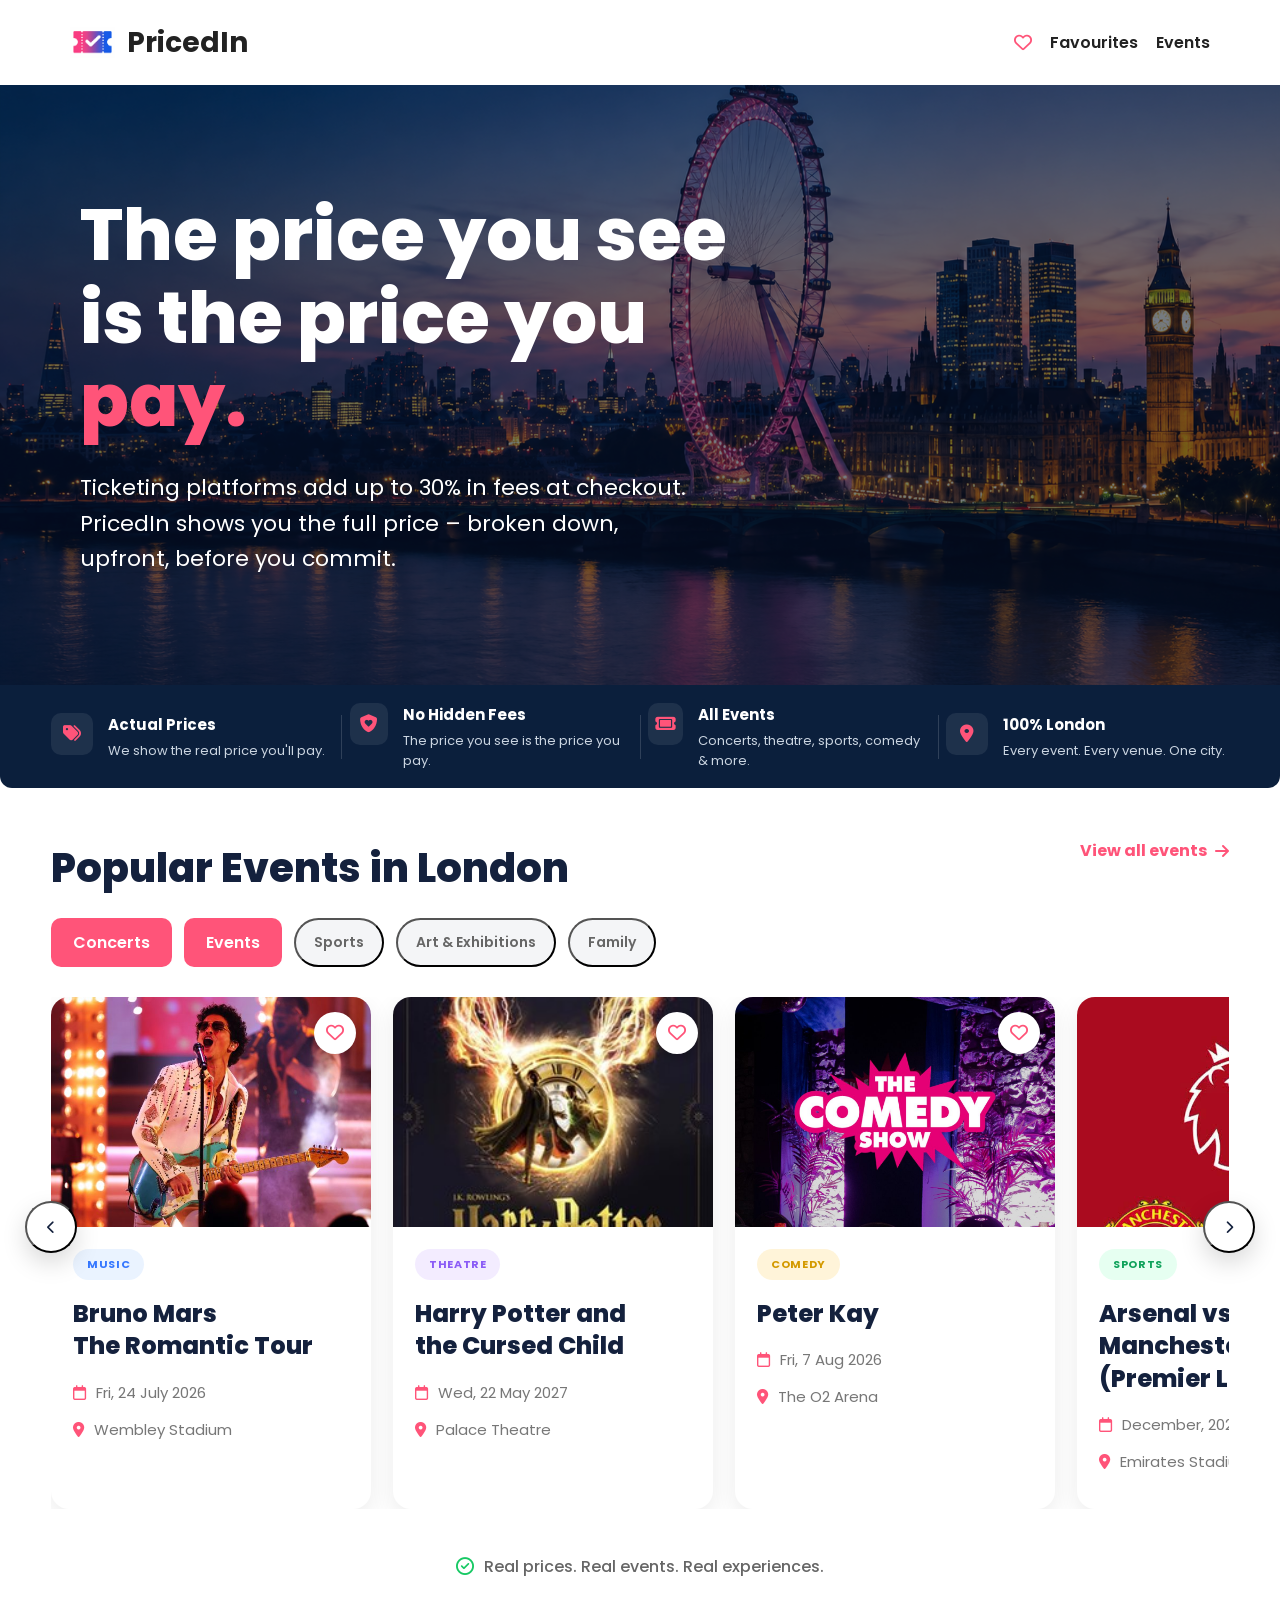
<file: index.html>
<!DOCTYPE html>
<html lang="en">

<head>

<meta charset="UTF-8">
<meta name="viewport" content="width=device-width, initial-scale=1.0">

<title>London Live Prices</title>

<link rel="stylesheet" href="style.css">

<link rel="preconnect" href="https://fonts.googleapis.com">

<link href="https://fonts.googleapis.com/css2?family=Poppins:wght@300;400;500;600;700;800&display=swap" rel="stylesheet">

<link rel="stylesheet" href="https://cdnjs.cloudflare.com/ajax/libs/font-awesome/6.6.0/css/all.min.css">

</head>

<body>

<nav>

<!-- <div class="logo">
    <img src = "Logo.png" alt = "Logo" class="logo-img"> -->

<div class="logo">
    <img src="Logo.png" alt="PricedIn Logo" class="logo-img">
    <h2>PricedIn</h2>
</div>


<!-- <div>
<h2>PricedIn</h2>
</div> -->



<div class="right">

<i class="fa-regular fa-heart"></i>

<a href="#" id="events-link">Favourites</a>



<a href="#popular-events">Events</a>

</div>

</nav>

<section class="hero">

<div class="overlay">

<div class="hero-content">

<h1>
The price you see<br>
is the price you <span>pay.</span>
</h1>

<p>
Ticketing platforms add up to 30% in fees at checkout.
<br>
PricedIn shows you the full price – broken down,
upfront, before you commit.
</p>

<!-- Search box removed -->

</div>

</div>

</section>

<!-- ==========================
Popular Events Section
Place this below the Hero Section
=========================== -->

<section class="features">

<div class="container feature-row">

<div class="feature-item">

<div class="feature-icon">
<i class="fa-solid fa-tags"></i>
</div>

<div>
<h4>Actual Prices</h4>
<p>We show the real price you'll pay.</p>
</div>

</div>

<div class="divider"></div>

<div class="feature-item">

<div class="feature-icon">
<i class="fa-solid fa-shield-heart"></i>
</div>

<div>
<h4>No Hidden Fees</h4>
<p>The price you see is the price you pay.</p>
</div>

</div>

<div class="divider"></div>

<div class="feature-item">

<div class="feature-icon">
<i class="fa-solid fa-ticket"></i>
</div>

<div>
<h4>All Events</h4>
<p>Concerts, theatre, sports, comedy & more.</p>
</div>

</div>

<div class="divider"></div>

<div class="feature-item">

<div class="feature-icon">
<i class="fa-solid fa-location-dot"></i>
</div>

<div>
<h4>100% London</h4>
<p>Every event. Every venue. One city.</p>
</div>

</div>

</div>

</section>

<!-- ==================== POPULAR EVENTS ===================== -->

<section class="popular-events" id="popular-events">

<div class="container">

<div class="heading-row">

<div>

<h2>Popular Events in London</h2>

<div class="categories">

<a href="Concerts.html" class="nav-btn">Concerts</a>
<a href="Events.html" class="nav-btn">Events</a>
<button>Sports</button>
<button>Art & Exhibitions</button>
<button>Family</button>


</div>

</div>

<a href="#" class="view-all">
View all events
<i class="fa-solid fa-arrow-right"></i>
</a>

</div>

<div class="slider-wrapper">

<button class="slider-btn prev">
<i class="fa-solid fa-chevron-left"></i>
</button>

<div class="cards" id="cards">

<!-- ================= CARD 1 ================= -->

<div class="event-card">

<div class="image-placeholder">

<img src="Bruno_Mars.jpg" alt="Concerts">

<i class="fa-regular fa-heart favourite"></i>

</div>

<div class="content">

<span class="category music">MUSIC</span>

<h3>Bruno Mars<br>The Romantic Tour</h3>

<div class="info">
<i class="fa-regular fa-calendar"></i>
Fri, 24 July 2026
</div>

<div class="info">
<i class="fa-solid fa-location-dot"></i>
Wembley Stadium
</div>

</div>

</div>

<!-- ================= CARD 2 ================= -->

<div class="event-card">

<div class="image-placeholder">

<img src="Cursed_Child_new_poster.jpg" alt="Harry Potter">

<i class="fa-regular fa-heart favourite"></i>

</div>

<div class="content">

<span class="category theatre">THEATRE</span>

<h3>Harry Potter and<br>the Cursed Child</h3>

<div class="info">
<i class="fa-regular fa-calendar"></i>
Wed, 22 May 2027
</div>

<div class="info">
<i class="fa-solid fa-location-dot"></i>
Palace Theatre
</div>

</div>

</div>

<!-- ================= CARD 3 ================= -->

<div class="event-card">

<div class="image-placeholder">

<img src="comedy show.jpg" alt="Comedy">

<i class="fa-regular fa-heart favourite"></i>

</div>

<div class="content">

<span class="category comedy">COMEDY</span>

<h3>Peter Kay</h3>

<div class="info">
<i class="fa-regular fa-calendar"></i>
Fri, 7 Aug 2026
</div>

<div class="info">
<i class="fa-solid fa-location-dot"></i>
The O2 Arena
</div>

</div>

</div>

<!-- ================= CARD 4 ================= -->

<div class="event-card">

    <div class="image-placeholder">

        <img src="sports.jpg" alt="Sports">

        <i class="fa-regular fa-heart favourite"></i>

    </div>

    <div class="content">

        <span class="category sports">SPORTS</span>

        <h3>Arsenal vs Manchester United<br>(Premier League)</h3>

        <div class="info">
            <i class="fa-regular fa-calendar"></i>
            December, 2026
        </div>

        <div class="info">
            <i class="fa-solid fa-location-dot"></i>
            Emirates Stadium
        </div>

    </div>

</div>

<!-- ================= CARD 5 ================= -->

<div class="event-card">

    <div class="image-placeholder">

        <img src="van gogh.jpg" alt="Exhibitions">

        <i class="fa-regular fa-heart favourite"></i>

    </div>

    <div class="content">

        <span class="category exhibition">EXHIBITION</span>

        <h3>Van Gogh: The<br>Immersive Experience</h3>

        <div class="info">
            <i class="fa-regular fa-calendar"></i>
            Ongoing
        </div>

        <div class="info">
            <i class="fa-solid fa-location-dot"></i>
            ExCeL London
        </div>


    </div>

</div>

</div>

<button class="slider-btn next">
    <i class="fa-solid fa-chevron-right"></i>
</button>

</div>

<div class="trusted">

    <i class="fa-regular fa-circle-check"></i>

    <span>
        Real prices. Real events. Real experiences.
    </span>

</div>

</div>

</section>

<script src="script.js"></script>

</body>
</html>
</file>
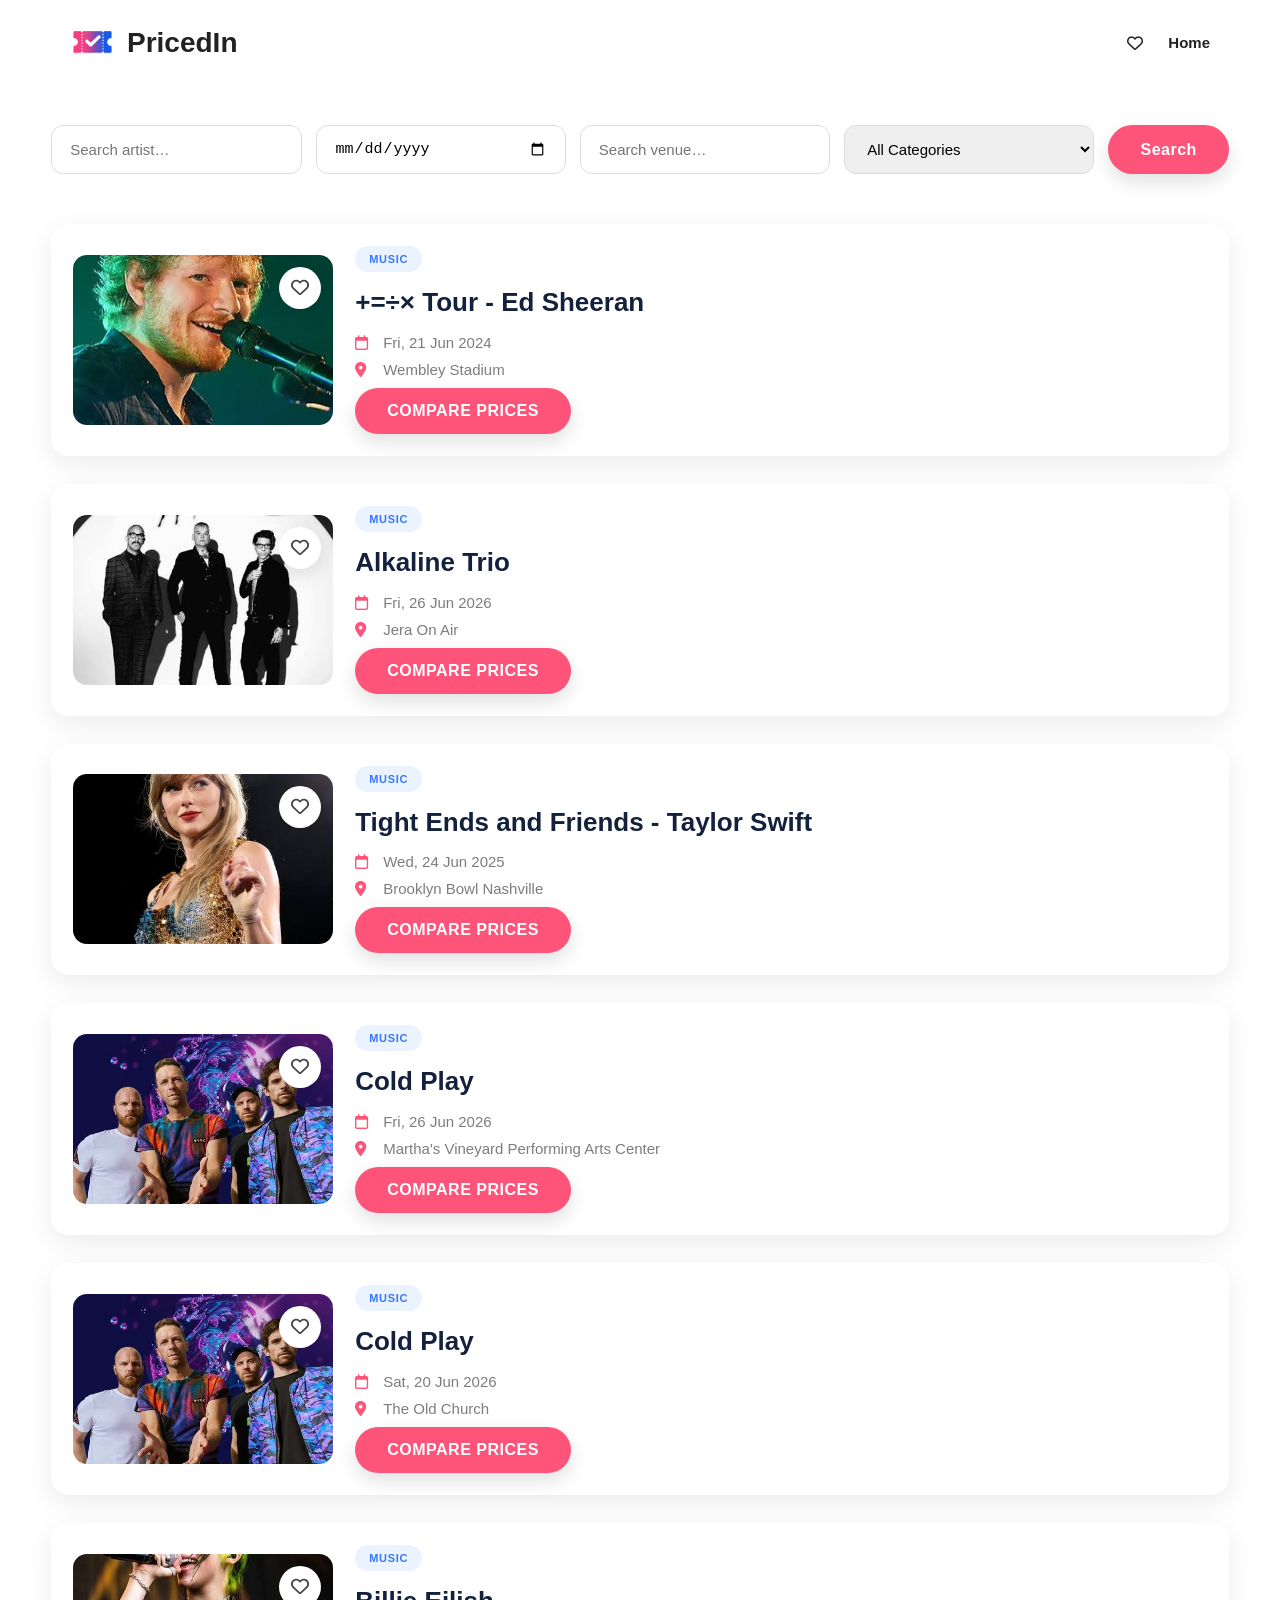
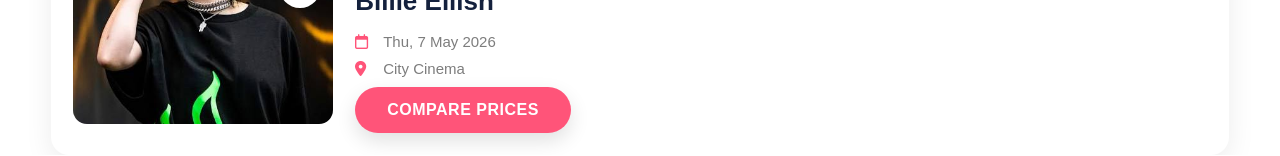
<file: Concerts.html>
<!DOCTYPE html>
<html lang="en">

<head>

    <meta charset="UTF-8">
    <meta name="viewport" content="width=device-width, initial-scale=1.0">

    <title>London Live Prices</title>

    <link rel="stylesheet" href="Concerts.css">

    <link rel="preconnect" href="https://fonts.googleapis.com">

    <link href="https://fonts.googleapis.com/css2?family=Poppins:wght@300;400;500;600;700;800&display=swap" rel="stylesheet">

    <link rel="stylesheet"
    href="https://cdnjs.cloudflare.com/ajax/libs/font-awesome/6.6.0/css/all.min.css">


</head>


<body>

<nav>

<div class="logo">


<div>

<div class="logo">
    <img src="Logo.png" alt="PricedIn Logo" class="logo-img">
    <h2>PricedIn</h2>
</div>

</div>

</div>

<!-- <ul>

<li><a href="#">Events</a></li>

<li><a href="#">Categories</a></li>

<li><a href="#">Today</a></li>

<li><a href="#">This Weekend</a></li>

<li><a href="#">Free Events</a></li>

<li><a href="#">Blog</a></li>

</ul> -->

<div class="right">

<i class="fa-regular fa-heart"></i>

<a href="index.html">Home</a>

</div>

</nav>

<div class="search-bar container">
    <input type="text" id="searchArtist" placeholder="Search artist…">
    <input type="date" id="searchDate">
    <input type="text" id="searchVenue" placeholder="Search venue…">

    <select id="searchCategory">
        <option value="">All Categories</option>
        <option value="MUSIC">Music</option>
        <option value="ROCK">Rock</option>
        <option value="HIPHOP">HipHop</option>
    </select>

    <button id="searchBtn" class="primary-btn">Search</button>
</div>


<section class="event-list container">

    <!-- EVENT BLOCK -->
    <div class="event-block">
        <div class="event-image">
            <img src="Ed-Sheeran.jpeg" alt="ED-Sheeran">
            <i class="fa-regular fa-heart favourite"></i>
        </div>

        <div class="event-details">
            <span class="category music">MUSIC</span>
            <h3>+=÷× Tour - Ed Sheeran</h3>

            <div class="info">
                <i class="fa-regular fa-calendar"></i>
                Fri, 21 Jun 2024
            </div>

            <div class="info">
                <i class="fa-solid fa-location-dot"></i>
                Wembley Stadium
            </div>

            <div class="price-row">
                <button class="primary-btn">COMPARE PRICES</button>
            </div>
        </div>
    </div>

    <!-- EVENT BLOCK -->
    <div class="event-block">
        <div class="event-image">
            <img src="Alkaline-Trio.jpeg" alt="Alkaline Trio">
            <i class="fa-regular fa-heart favourite"></i>
        </div>

        <div class="event-details">
            <span class="category music">MUSIC</span>
            <h3>Alkaline Trio</h3>

            <div class="info">
                <i class="fa-regular fa-calendar"></i>
                Fri, 26 Jun 2026
            </div>

            <div class="info">
                <i class="fa-solid fa-location-dot"></i>
                Jera On Air
            </div>

            <div class="price-row">
                <button class="primary-btn">COMPARE PRICES</button>
            </div>
        </div>
    </div>

    <!-- EVENT BLOCK -->
    <div class="event-block">
        <div class="event-image">
            <img src="Taylor Swift.jpeg" alt="Taylor Swift">
            <i class="fa-regular fa-heart favourite"></i>
        </div>

        <div class="event-details">
            <span class="category music">MUSIC</span>
            <h3>Tight Ends and Friends - Taylor Swift</h3>

            <div class="info">
                <i class="fa-regular fa-calendar"></i>
                Wed, 24 Jun 2025
            </div>

            <div class="info">
                <i class="fa-solid fa-location-dot"></i>
                Brooklyn Bowl Nashville
            </div>

            <div class="price-row">
                <button class="primary-btn">COMPARE PRICES</button>
            </div>
        </div>
    </div>

    <!-- EVENT BLOCK -->
    <div class="event-block">
        <div class="event-image">
            <img src="ColdPlay.jpeg" alt="Cold Play">
            <i class="fa-regular fa-heart favourite"></i>
        </div>

        <div class="event-details">
            <span class="category music">MUSIC</span>
            <h3>Cold Play</h3>

            <div class="info">
                <i class="fa-regular fa-calendar"></i>
                Fri, 26 Jun 2026
            </div>

            <div class="info">
                <i class="fa-solid fa-location-dot"></i>
                Martha's Vineyard Performing Arts Center
            </div>

            <div class="price-row">
                <button class="primary-btn">COMPARE PRICES</button>
            </div>
        </div>
    </div>

    <!-- EVENT BLOCK -->
    <div class="event-block">
        <div class="event-image">
            <img src="ColdPlay.jpeg" alt="Cold Play">
            <i class="fa-regular fa-heart favourite"></i>
        </div>

        <div class="event-details">
            <span class="category music">MUSIC</span>
            <h3>Cold Play</h3>

            <div class="info">
                <i class="fa-regular fa-calendar"></i>
                Sat, 20 Jun 2026
            </div>

            <div class="info">
                <i class="fa-solid fa-location-dot"></i>
                The Old Church
            </div>

            <div class="price-row">
                <button class="primary-btn">COMPARE PRICES</button>
            </div>
        </div>
    </div>

    <!-- EVENT BLOCK -->
    <div class="event-block">
        <div class="event-image">
            <img src="Billie-Elish.jpeg" alt="Billie Eilish">
            <i class="fa-regular fa-heart favourite"></i>
        </div>

        <div class="event-details">
            <span class="category music">MUSIC</span>
            <h3>Billie Eilish</h3>

            <div class="info">
                <i class="fa-regular fa-calendar"></i>
                Thu, 7 May 2026
            </div>

            <div class="info">
                <i class="fa-solid fa-location-dot"></i>
                City Cinema
            </div>

            <div class="price-row">
                <button class="primary-btn">COMPARE PRICES</button>
            </div>
        </div>
    </div>

</section>

<div id="compareModal" class="compare-modal hidden">
    <div class="compare-content">
        <span class="close-modal">&times;</span>
        <h2>Compare Prices</h2>
        <div id="compareTable"></div>
    </div>
</div>

<script src="Concerts.js"></script>

</body>
</html>
</file>
<file: style.css>
*{
    margin:0;
    padding:0;
    box-sizing:border-box;
    font-family:'Poppins',sans-serif;
}

html{
    scroll-behavior:smooth;
}

body{
    background:#fff;
    color:#222;
}

a{
    text-decoration:none;
    color:inherit;
}

.nav-btn {
    padding: 12px 22px;
    background: #ff5479;
    color: #fff;
    border-radius: 10px;
    font-weight: 600;
    text-decoration: none;
    display: inline-block;
}

button{
    /* border:none;
    outline:none;
    cursor:pointer;
    font-family:inherit; */
    padding: 12px 22px;
    background: #ff5479;
    color: #fff;
    border-radius: 10px;
    font-weight: 600;
    text-decoration: none;
    display: inline-block;
}

.container{
    width:92%;
    max-width:1650px;
    margin:auto;
}

/* ================= NAVBAR ================= */

nav{

    height:85px;

    display:flex;

    justify-content:space-between;

    align-items:center;

    padding:0 70px;

    background:#fff;

}
/* 
.logo{

    display:flex;

    align-items:center;

    gap:15px;

}

.logo i{

    font-size:35px;

    color:#ff5479;

}

.logo h2{

    font-size:28px;

    font-weight:700;

} */

.logo {
    display: flex;
    align-items: center;
    gap: 12px;
}

.logo-img {
    width: 45px;   /* Change this if you want the logo bigger/smaller */
    height: auto;
}

.logo h2 {
    font-size: 28px;
    font-weight: 700;
    color: #222;
    margin: 0;
}

.right{

    display:flex;

    align-items:center;

    gap:18px;

    font-weight:600;

}

.right i{

    color:#ff5479;

    font-size:18px;

}

.right a{

    transition:.3s;

}

.right a:hover{

    color:#ff5479;

}

/* ================= HERO ================= */

.hero{

    height:600px;

    background:url("London.png");

    background-size:cover;

    background-position:center;

    position:relative;

}

.overlay{

    height:100%;

    background:rgba(6,18,40,.55);

    display:flex;

    align-items:center;

}

.hero-content{

    margin-left:80px;

    max-width:720px;

    color:#fff;

}

.hero h1{

    font-size:72px;

    font-weight:800;

    line-height:1.15;

}

.hero span{

    color:#ff5479;

}

.hero p{

    margin-top:28px;

    font-size:22px;

    line-height:1.6;

    max-width:620px;

}

/* Search removed */

/* ================= FEATURE BAR ================= */

.features{

    background:#0b1f3c;

    padding:18px 0;

    border-radius:0 0 12px 12px;

}

.feature-row{

    display:flex;

    justify-content:space-between;

    align-items:center;

}

.feature-item{

    display:flex;

    align-items:flex-start;

    gap:15px;

    width:24%;

    color:#fff;

}

.feature-icon{

    width:42px;

    height:42px;

    border-radius:10px;

    display:flex;

    justify-content:center;

    align-items:center;

    background:rgba(255,255,255,.08);

    color:#ff5479;

    font-size:18px;

}

.feature-item h4{

    margin-bottom:5px;

    font-size:15px;

    font-weight:700;

}

.feature-item p{

    font-size:13px;

    color:#cbd5e1;

    line-height:1.5;

}

.divider{

    width:1px;

    height:44px;

    background:rgba(255,255,255,.15);

}

/* ===========================================
   POPULAR EVENTS SECTION
=========================================== */

.popular-events{

    background:#fff;

    padding:50px 0;

}

.heading-row{

    display:flex;

    justify-content:space-between;

    align-items:flex-start;

    margin-bottom:30px;

}

.heading-row h2{

    font-size:40px;

    font-weight:800;

    color:#14213d;

    margin-bottom:20px;

}

/* ===========================================
   CATEGORY BUTTONS
=========================================== */

.categories{

    display:flex;

    gap:12px;

    flex-wrap:wrap;

}

.categories button{

    padding:10px 18px;

    border-radius:30px;

    background:#f4f5f7;

    color:#666;

    font-size:14px;

    font-weight:600;

    transition:.3s;

}

.categories button:hover{

    background:#e9e9e9;

}

.categories .active{

    background:#152849;

    color:#fff;

}

/* ===========================================
   VIEW ALL
=========================================== */

.view-all{

    display:flex;

    align-items:center;

    gap:8px;

    color:#ff5479;

    font-weight:700;

    transition:.3s;

}

.view-all:hover{

    gap:14px;

}

/* ===========================================
   SLIDER
=========================================== */

.slider-wrapper{

    position:relative;

    display:flex;

    align-items:center;

}

.cards{

    display:flex;

    gap:22px;

    width:100%;

    overflow:hidden;

    scroll-behavior:smooth;

    scrollbar-width:none;

}

.cards::-webkit-scrollbar{

    display:none;

}

/* ===========================================
   EVENT CARD
=========================================== */

.event-card{

    width:320px;

    min-width:320px;

    background:#fff;

    border-radius:18px;

    overflow:hidden;

    flex-shrink:0;

    box-shadow:0 8px 25px rgba(0,0,0,.08);

    transition:.35s;

}

.event-card:hover{

    transform:translateY(-8px);

    box-shadow:0 18px 40px rgba(0,0,0,.15);

}

/* ===========================================
   IMAGE
=========================================== */

.image-placeholder{

    position:relative;

    width:100%;

    height:230px;

    overflow:hidden;

    background:#ececec;

}

.image-placeholder img{

    width:100%;

    height:100%;

    object-fit:cover;

    display:block;

}

/* ===========================================
   HEART BUTTON
=========================================== */



.image-placeholder{
    position:relative;
    width:100%;
    height:230px;
    overflow:hidden;
}

.favourite{
    position:absolute;
    top:15px;
    right:15px;

    width:42px;
    height:42px;

    background:#fff;

    border-radius:50%;

    display:flex !important;

    justify-content:center;
    align-items:center;

    color:#ff5479;

    font-size:18px;

    cursor:pointer;

    box-shadow:0 4px 10px rgba(0,0,0,.2);

    z-index:100;
}

.favourite.fa-solid,
.favourite.fa-regular{
    display:flex !important;
    justify-content:center;
    align-items:center;
}

.favourite.active{
    background:#ff5479;
    color:white;
}

/* ===========================================
   CARD CONTENT
=========================================== */

.content{

    padding:22px;

}

.category{

    display:inline-block;

    padding:7px 14px;

    border-radius:50px;

    font-size:11px;

    font-weight:700;

    letter-spacing:.6px;

    margin-bottom:18px;

    text-transform:uppercase;

}

.music{

    background:#EAF3FF;

    color:#3577ff;

}

.theatre{

    background:#F3ECFF;

    color:#8B5CF6;

}

.comedy{

    background:#FFF4D9;

    color:#d49a00;

}

.sports{

    background:#E6FFF1;

    color:#11A35C;

}

.exhibition{

    background:#FFE9EE;

    color:#FF5479;

}

.content h3{

    font-size:24px;

    color:#14213d;

    font-weight:800;

    line-height:1.35;

    margin-bottom:18px;

}

.info{

    display:flex;

    align-items:center;

    gap:10px;

    color:#777;

    margin-bottom:14px;

    font-size:15px;

}

.info i{

    color:#ff5479;

}

/* ===========================================
   PRICE ROW
=========================================== */

.price-row{

    margin-top:20px;

    padding-top:18px;

    border-top:1px solid #eee;

    display:flex;

    justify-content:space-between;

    align-items:center;

}

.price-row span{

    color:#888;

    font-size:14px;

}

.price-row h4{

    font-size:30px;

    color:#14213d;

    font-weight:800;

}

/* ===========================================
   SLIDER BUTTONS
=========================================== */

.slider-btn{

    position:absolute;

    top:45%;

    transform:translateY(-50%);

    width:52px;

    height:52px;

    border-radius:50%;

    background:#fff;

    color:#14213d;

    display:flex;

    align-items:center;

    justify-content:center;

    box-shadow:0 10px 25px rgba(0,0,0,.15);

    cursor:pointer;

    transition:.3s;

    z-index:10;

}

.slider-btn:hover{

    background:#ff5479;

    color:#fff;

    transform:translateY(-50%) scale(1.08);

}

.prev{

    left:-26px;

}

.next{

    right:-26px;

}

/* ===========================================
   TRUSTED SECTION
=========================================== */

.trusted{

    margin-top:45px;

    display:flex;

    justify-content:center;

    align-items:center;

    gap:10px;

    color:#666;

    font-size:16px;

    font-weight:500;

}

.trusted i{

    color:#17c964;

    font-size:18px;

}

/* ===========================================
   RESPONSIVE
=========================================== */

@media(max-width:1200px){

    .heading-row{

        flex-direction:column;

        gap:20px;

    }

    .view-all{

        margin-top:0;

    }

    .feature-row{

        flex-wrap:wrap;

        gap:25px;

    }

    .feature-item{

        width:48%;

    }

    .divider{

        display:none;

    }

}

@media(max-width:992px){

    nav{

        padding:0 30px;

    }

    .hero{

        height:520px;

    }

    .hero-content{

        margin-left:40px;

    }

    .hero h1{

        font-size:52px;

    }

    .hero p{

        font-size:18px;

    }

    .heading-row h2{

        font-size:32px;

    }

    .event-card{

        width:280px;

        min-width:280px;

    }

}

@media(max-width:768px){

    nav{

        padding:0 20px;

    }

    .logo h2{

        font-size:24px;

    }

    .right{

        gap:12px;

        font-size:14px;

    }

    .hero{

        height:480px;

    }

    .hero-content{

        margin:0 20px;

    }

    .hero h1{

        font-size:42px;

    }

    .hero p{

        font-size:17px;

        max-width:100%;

    }

    .feature-item{

        width:100%;

    }

    .slider-btn{

        display:none;

    }

    .event-card{

        width:260px;

        min-width:260px;

    }

}

@media(max-width:576px){

    .container{

        width:94%;

    }

    .popular-events{

        padding:35px 0;

    }

    .heading-row h2{

        font-size:28px;

    }

    .categories{

        gap:8px;

    }

    .categories button{

        font-size:12px;

        padding:8px 14px;

    }

    .event-card{

        width:240px;

        min-width:240px;

    }

    .image-placeholder{

        height:190px;

    }

    .content{

        padding:18px;

    }

    .content h3{

        font-size:20px;

    }

    .price-row h4{

        font-size:26px;

    }

 .trusted{
    margin-top:45px;
    display:flex;
    justify-content:center;
    align-items:center;
    gap:10px;
    width:100%;
    text-align:center;
}

.trusted i{
    color:#22c55e;
    font-size:20px;
}

}
</file>
<file: Concerts.css>
nav{

height:85px;
display:flex;
justify-content:space-between;
align-items:center;
padding:0 70px;
background:white;

}

.logo {
    display: flex;
    align-items: center;
    gap: 12px;
}

.logo-img {
    width: 45px;   /* Change this if you want the logo bigger/smaller */
    height: auto;
}

.logo h2 {
    font-size: 28px;
    font-weight: 700;
    color: #222;
    margin: 0;
}

/* .logo{

display:flex;
align-items:center;
gap:15px;

}

.logo i{

font-size:35px;
color:#ff4f70;

}

.logo h2{

font-size:28px;

}

.logo p{

font-size:12px;
letter-spacing:2px;

} */

.right{

display:flex;
align-items:center;
gap:25px;
margin-left: auto;

}

.right a{

text-decoration:none;
color:#222;
font-weight: 600;
font-size: 15px;

}

*{
    margin:0;
    padding:0;
    box-sizing:border-box;
}

body{
    font-family:'Inter',sans-serif;
    background:#fff;
    color:#222;
}

a{
    text-decoration:none;
    color:inherit;
}

button{
    border:none;
    outline:none;
    cursor:pointer;
    font-family:inherit;
}

.container{
    width:92%;
    max-width:1650px;
    margin:auto;
}

.event-list {
    margin-top: 50px;
    display: flex;
    flex-direction: column;
    gap: 28px;
}

.event-block {
    width: 100%;
    display: flex;
    align-items:center;
    gap: 22px;
    background: #fff;
    padding: 22px;
    border-radius: 18px;
    box-shadow: 0 8px 28px rgba(0,0,0,.08);
}

.event-block:hover {
    transform: translateY(-6px);
    box-shadow: 0 16px 40px rgba(0,0,0,.14);
}


.event-image {
    width: 260px;
    height: 170px;
    border-radius: 14px;
    overflow: hidden;
    position: relative;
    background: #ececec;
}

.event-image img {
    width: 100%;
    height: 100%;
    object-fit: cover;
}



.event-image .favourite {
    position: absolute;
    top: 12px;
    right: 12px;
    width: 42px;
    height: 42px;
    background: #fff;
    border-radius: 50%;
    display: flex;
    align-items: center;
    justify-content: center;
    color: #444;
    font-size: 18px;
    cursor: pointer;
    transition: .25s;
    box-shadow: 0 8px 20px rgba(0,0,0,.12);
}

.event-image .favourite:hover {
    color: #ff5479;
    transform: scale(1.08);
}


.event-details {
    flex: 1;
}

.event-details h3 {
    font-size: 26px;
    font-weight: 800;
    color: #14213d;
    margin-bottom: 14px;
    line-height: 1.3;
}

.event-details .category {
    display: inline-block;
    padding: 7px 14px;
    border-radius: 50px;
    font-size: 11px;
    font-weight: 700;
    letter-spacing: .7px;
    margin-bottom: 14px;
    text-transform: uppercase;
}

.category.music {
    background: #EAF3FF;
    color: #3577ff;
}


.info {
    display: flex;
    align-items: center;
    gap: 10px;
    color: #7d7d7d;
    font-size: 15px;
    margin-bottom: 10px;
}

.info i {
    color: #ff5479;
    width: 18px;
}

.primary-btn {
    background:#ff5479;
    color:#fff;
    padding:14px 32px;
    border-radius:50px; /* fully rounded */
    font-size:16px;
    font-weight:700;
    letter-spacing:0.5px;
    cursor:pointer;
    transition:.3s ease;
    box-shadow:0 8px 20px rgba(0,0,0,.12);
    display:inline-flex;
    align-items:center;
    gap:10px;
}

.primary-btn:hover {
    background:#ff335f;
    transform:translateY(-3px);
    box-shadow:0 12px 28px rgba(0,0,0,.18);
}

.search-bar {
    margin-top: 40px;
    margin-bottom: 30px;
    display: flex;
    gap: 14px;
    flex-wrap: wrap;
}

.search-bar input,
.search-bar select {
    padding: 14px 18px;
    border: 1px solid #ddd;
    border-radius: 12px;
    font-size: 15px;
    flex: 1;
}

.search-bar input:focus,
.search-bar select:focus {
    border-color: #ff5479;
    outline: none;
}

.compare-modal {
    position: fixed;
    top: 0;
    left: 0;
    width: 100%;
    height: 100%;
    background: rgba(0,0,0,0.55);
    display: flex;
    justify-content: center;
    align-items: center;
    z-index: 9999;
}

.compare-modal.hidden {
    display: none;
}

.compare-content {
    font-size: 40px;
    background: #fff;
    width: 80%;
    max-width: 1100px;
    height: 70%;
    padding: 25px;
    border-radius: 18px;
    box-shadow: 0 12px 40px rgba(0,0,0,.25);
    position: relative;
    overflow-y: auto;
    animation: popIn .25s ease;
}

@keyframes popIn {
    from { transform: scale(0.85); opacity: 0; }
    to { transform: scale(1); opacity: 1; }
}

.close-modal {
    position: absolute;
    top: 12px;
    right: 18px;
    font-size: 28px;
    cursor: pointer;
    color: #444;
}

.close-modal:hover {
    color: #ff5479;
}

.compare-content table {
    width: 100%;
    border-collapse: collapse;
    margin-top: 15px;
}

.compare-content th,
.compare-content td {
    padding: 10px 6px;
    border-bottom: 1px solid #eee;
    font-size: 15px;
}

.compare-content a {
    color: #ff5479;
    font-weight: 600;
}
</file>
